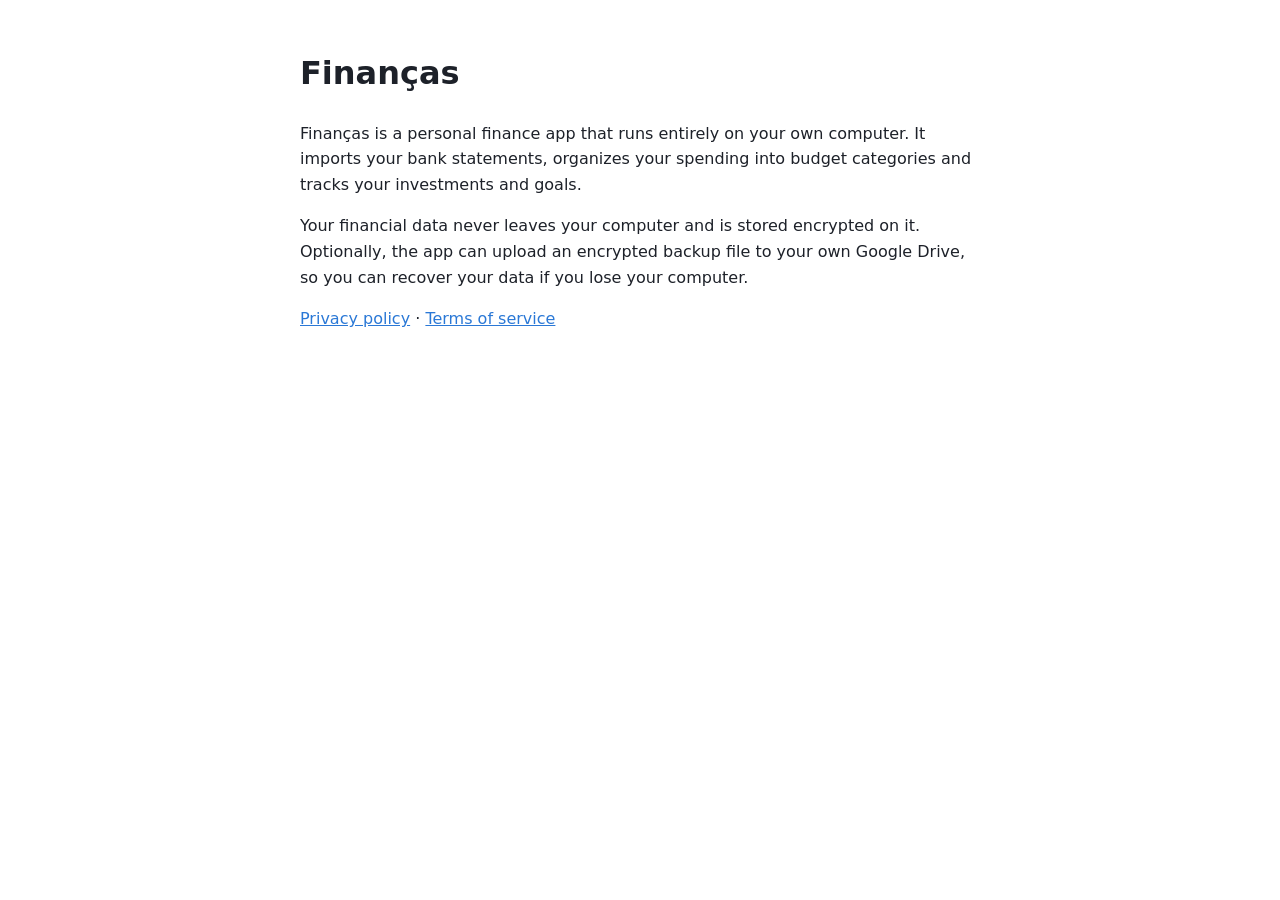
<file: index.html>
<!doctype html>
<html lang="en">
<head>
  <meta charset="utf-8">
  <meta name="viewport" content="width=device-width, initial-scale=1">
  <meta name="google-site-verification" content="0aTGMdYHI2dce3VPbkTLqWAvz8A_Bf6b3V6I0B25u-M" />
  <title>Finanças</title>
  <link rel="stylesheet" href="style.css">
</head>
<body>
<main>
  <h1>Finanças</h1>
  <p>Finanças is a personal finance app that runs entirely on your own computer. It imports
  your bank statements, organizes your spending into budget categories and tracks your
  investments and goals.</p>
  <p>Your financial data never leaves your computer and is stored encrypted on it. Optionally,
  the app can upload an encrypted backup file to your own Google Drive, so you can recover your
  data if you lose your computer.</p>
  <p><a href="privacy.html">Privacy policy</a> · <a href="terms.html">Terms of service</a></p>
</main>
</body>
</html>
</file>
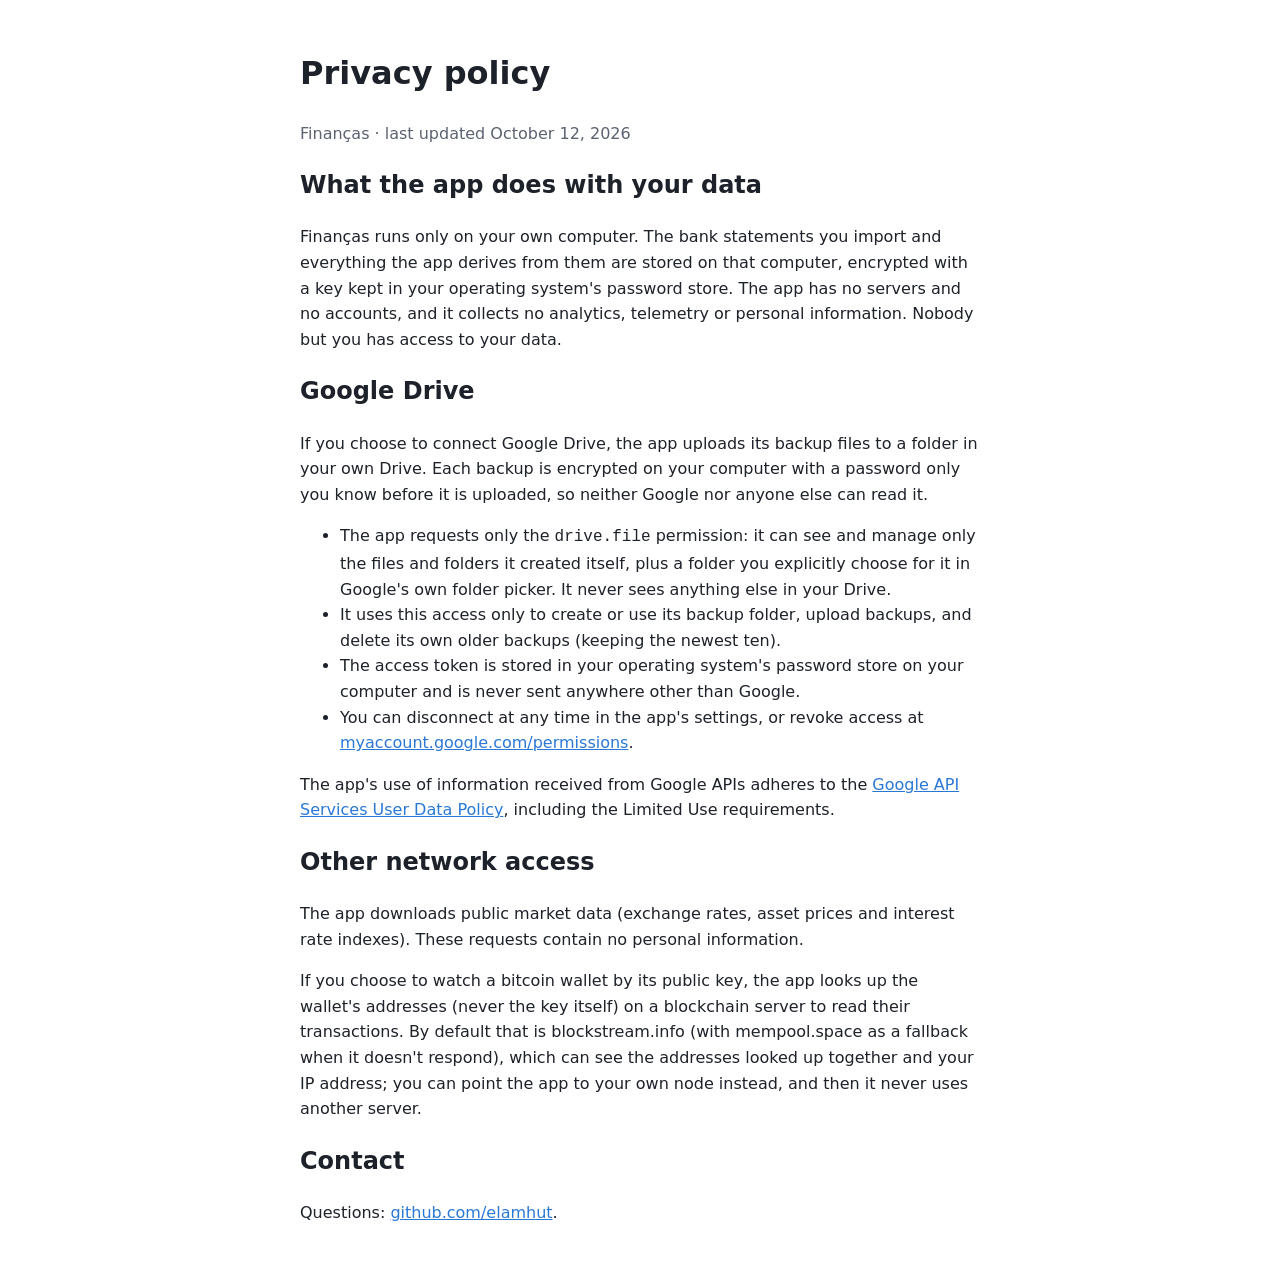
<file: privacy.html>
<!doctype html>
<html lang="en">
<head>
  <meta charset="utf-8">
  <meta name="viewport" content="width=device-width, initial-scale=1">
  <title>Finanças privacy policy</title>
  <link rel="stylesheet" href="style.css">
</head>
<body>
<main>
  <h1>Privacy policy</h1>
  <p class="muted">Finanças · last updated October 12, 2026</p>

  <h2>What the app does with your data</h2>
  <p>Finanças runs only on your own computer. The bank statements you import and everything the
  app derives from them are stored on that computer, encrypted with a key kept in your operating
  system's password store. The app has no servers and no accounts, and it collects no
  analytics, telemetry or personal information. Nobody but you has access to your data.</p>

  <h2>Google Drive</h2>
  <p>If you choose to connect Google Drive, the app uploads its backup files to a folder in your
  own Drive. Each backup is encrypted on your computer with a password only you know before it
  is uploaded, so neither Google nor anyone else can read it.</p>
  <ul>
    <li>The app requests only the <code>drive.file</code> permission: it can see and manage only
    the files and folders it created itself, plus a folder you explicitly choose for it in
    Google's own folder picker. It never sees anything else in your Drive.</li>
    <li>It uses this access only to create or use its backup folder, upload backups, and delete its
    own older backups (keeping the newest ten).</li>
    <li>The access token is stored in your operating system's password store on your computer and
    is never sent anywhere other than Google.</li>
    <li>You can disconnect at any time in the app's settings, or revoke access at
    <a href="https://myaccount.google.com/permissions">myaccount.google.com/permissions</a>.</li>
  </ul>
  <p>The app's use of information received from Google APIs adheres to the
  <a href="https://developers.google.com/terms/api-services-user-data-policy">Google API Services
  User Data Policy</a>, including the Limited Use requirements.</p>

  <h2>Other network access</h2>
  <p>The app downloads public market data (exchange rates, asset prices and interest rate
  indexes). These requests contain no personal information.</p>
  <p>If you choose to watch a bitcoin wallet by its public key, the app looks up the wallet's
  addresses (never the key itself) on a blockchain server to read their transactions. By default
  that is blockstream.info (with mempool.space as a fallback when it doesn't respond), which can
  see the addresses looked up together and your IP address; you can point the app to your own
  node instead, and then it never uses another server.</p>

  <h2>Contact</h2>
  <p>Questions: <a href="https://github.com/elamhut">github.com/elamhut</a>.</p>
</main>
</body>
</html>
</file>
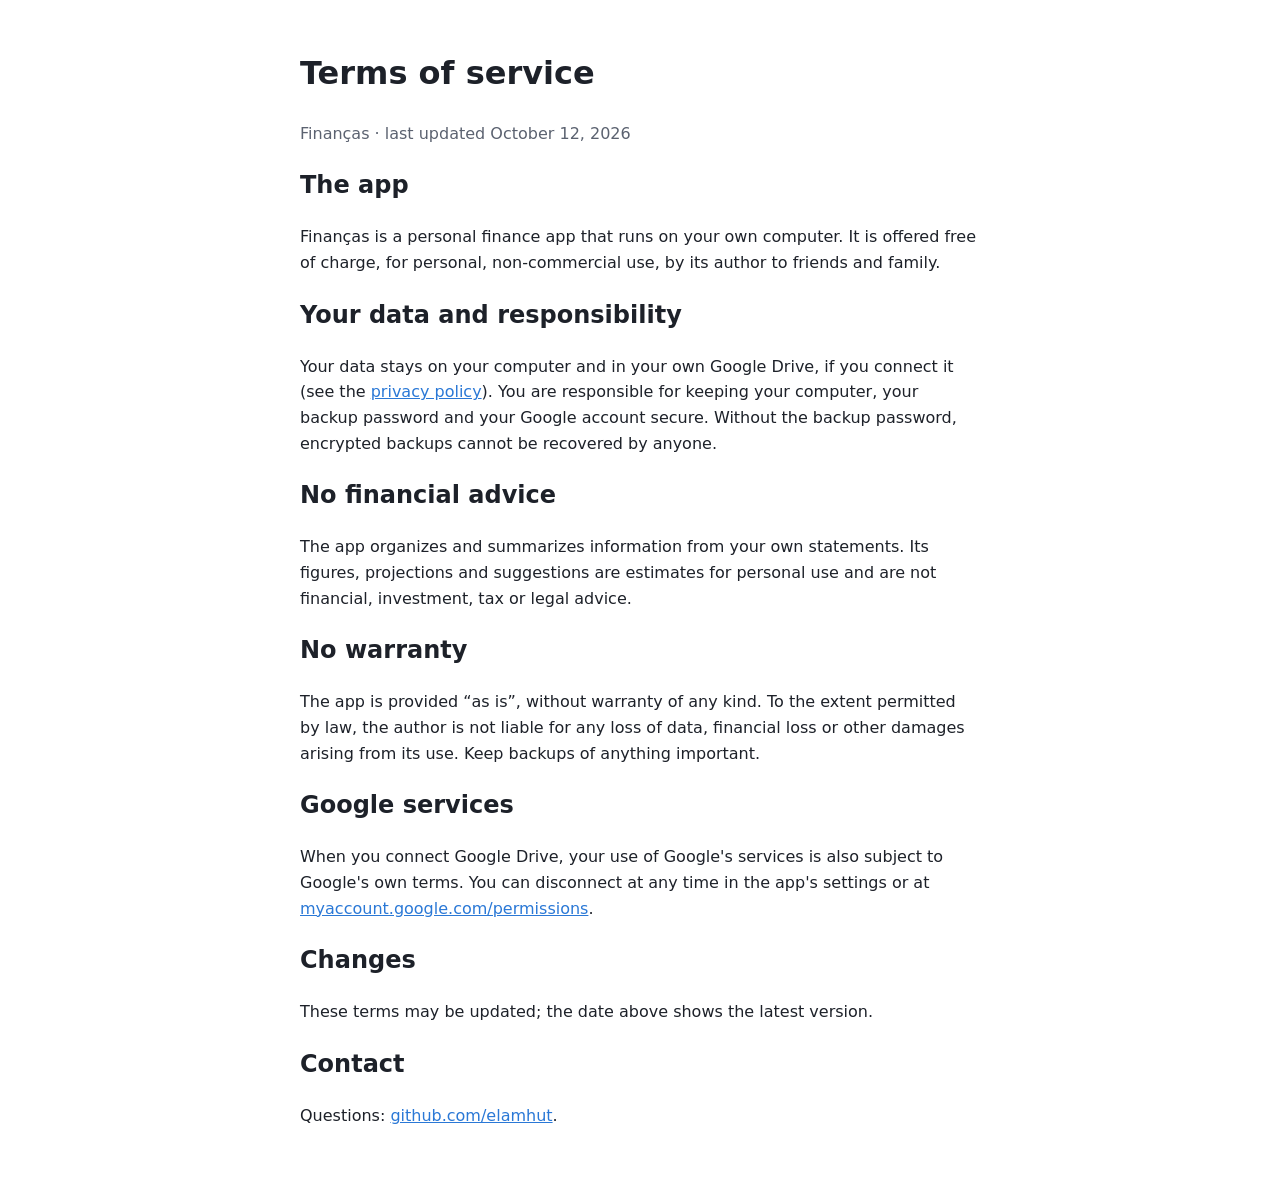
<file: terms.html>
<!doctype html>
<html lang="en">
<head>
  <meta charset="utf-8">
  <meta name="viewport" content="width=device-width, initial-scale=1">
  <title>Finanças terms of service</title>
  <link rel="stylesheet" href="style.css">
</head>
<body>
<main>
  <h1>Terms of service</h1>
  <p class="muted">Finanças · last updated October 12, 2026</p>

  <h2>The app</h2>
  <p>Finanças is a personal finance app that runs on your own computer. It is offered free of
  charge, for personal, non-commercial use, by its author to friends and family.</p>

  <h2>Your data and responsibility</h2>
  <p>Your data stays on your computer and in your own Google Drive, if you connect it (see the
  <a href="privacy.html">privacy policy</a>). You are responsible for keeping your computer, your
  backup password and your Google account secure. Without the backup password, encrypted backups
  cannot be recovered by anyone.</p>

  <h2>No financial advice</h2>
  <p>The app organizes and summarizes information from your own statements. Its figures,
  projections and suggestions are estimates for personal use and are not financial, investment,
  tax or legal advice.</p>

  <h2>No warranty</h2>
  <p>The app is provided “as is”, without warranty of any kind. To the extent permitted by law,
  the author is not liable for any loss of data, financial loss or other damages arising from its
  use. Keep backups of anything important.</p>

  <h2>Google services</h2>
  <p>When you connect Google Drive, your use of Google's services is also subject to Google's own
  terms. You can disconnect at any time in the app's settings or at
  <a href="https://myaccount.google.com/permissions">myaccount.google.com/permissions</a>.</p>

  <h2>Changes</h2>
  <p>These terms may be updated; the date above shows the latest version.</p>

  <h2>Contact</h2>
  <p>Questions: <a href="https://github.com/elamhut">github.com/elamhut</a>.</p>
</main>
</body>
</html>
</file>
<file: style.css>
:root { --bg: #ffffff; --text: #1d2129; --muted: #5b6270; --accent: #2a78d6; }
@media (prefers-color-scheme: dark) { :root { --bg: #14171c; --text: #e6e8eb; --muted: #9aa1ad; --accent: #6aa5ec; } }
body { margin: 0; background: var(--bg); color: var(--text); font: 16px/1.6 system-ui, sans-serif; }
main { max-width: 680px; margin: 0 auto; padding: 48px 16px; }
h1 { margin-top: 0; } a { color: var(--accent); } .muted { color: var(--muted); }
</file>
